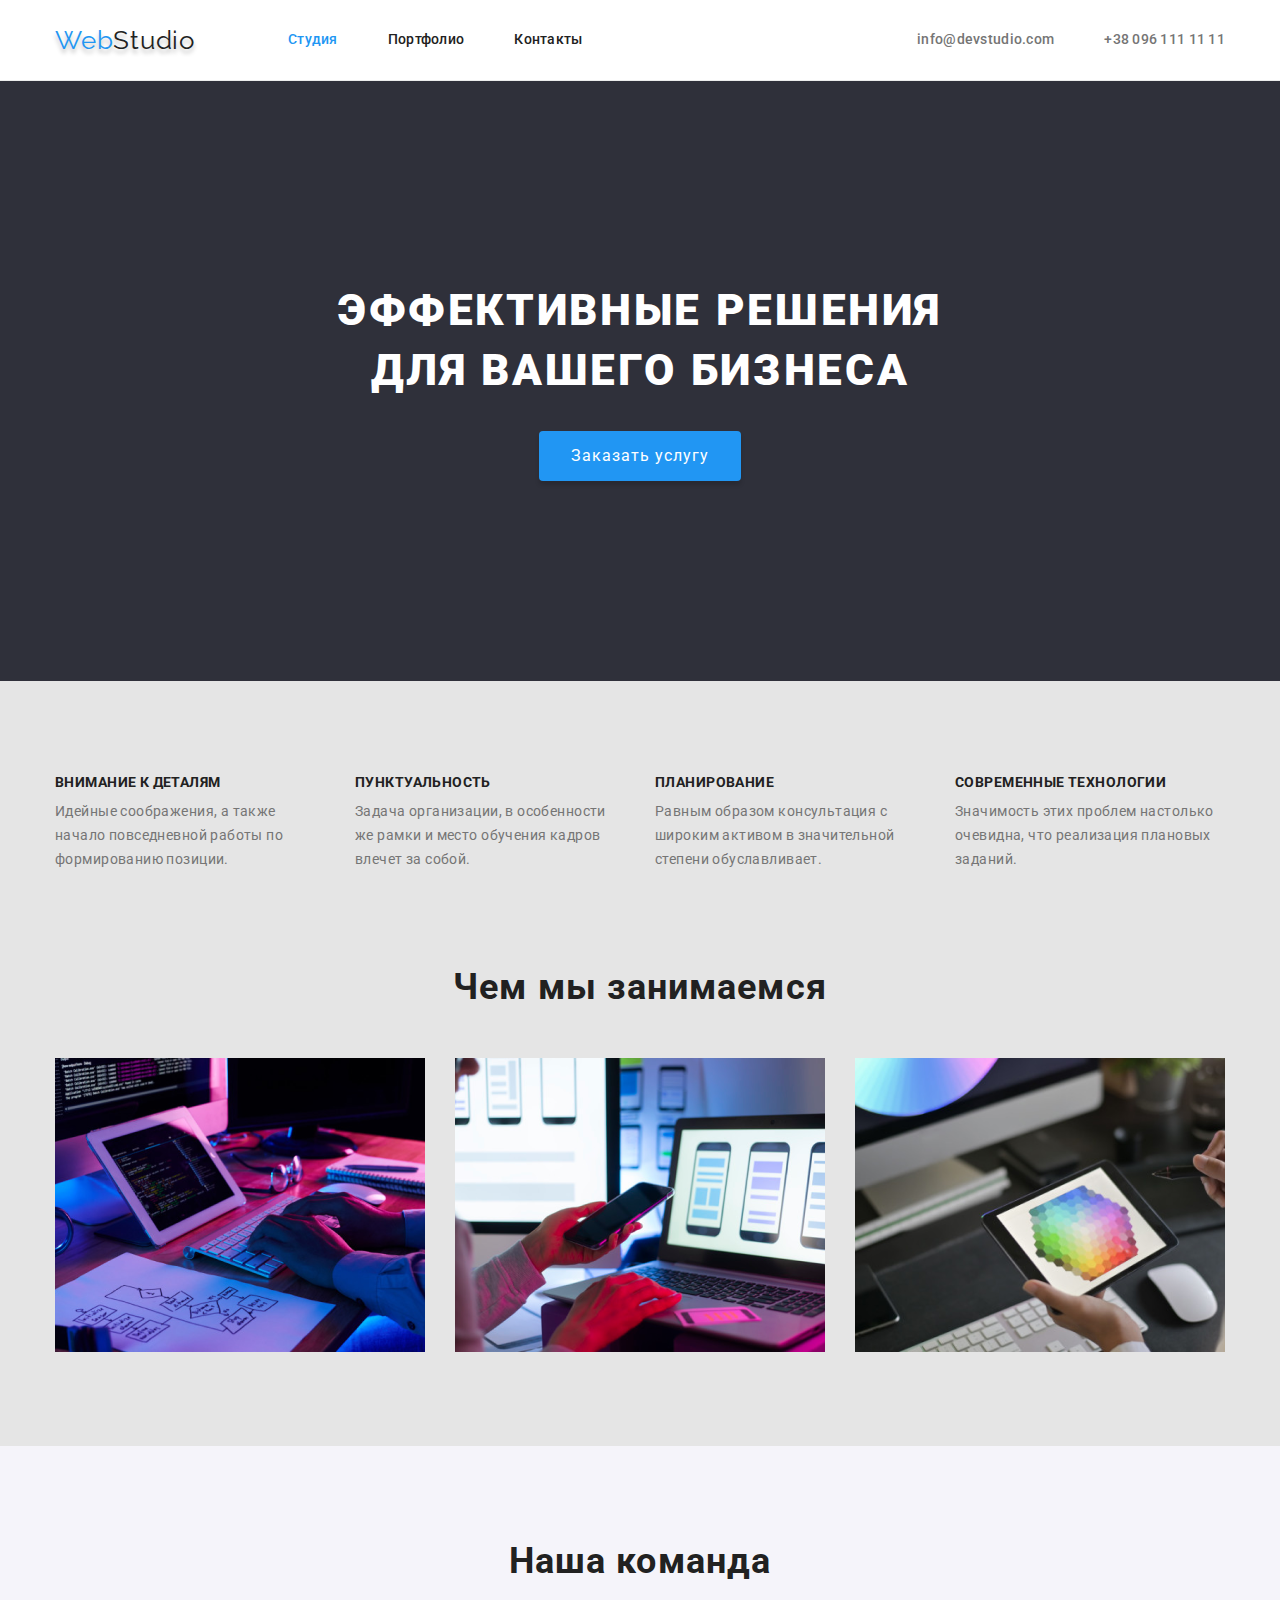
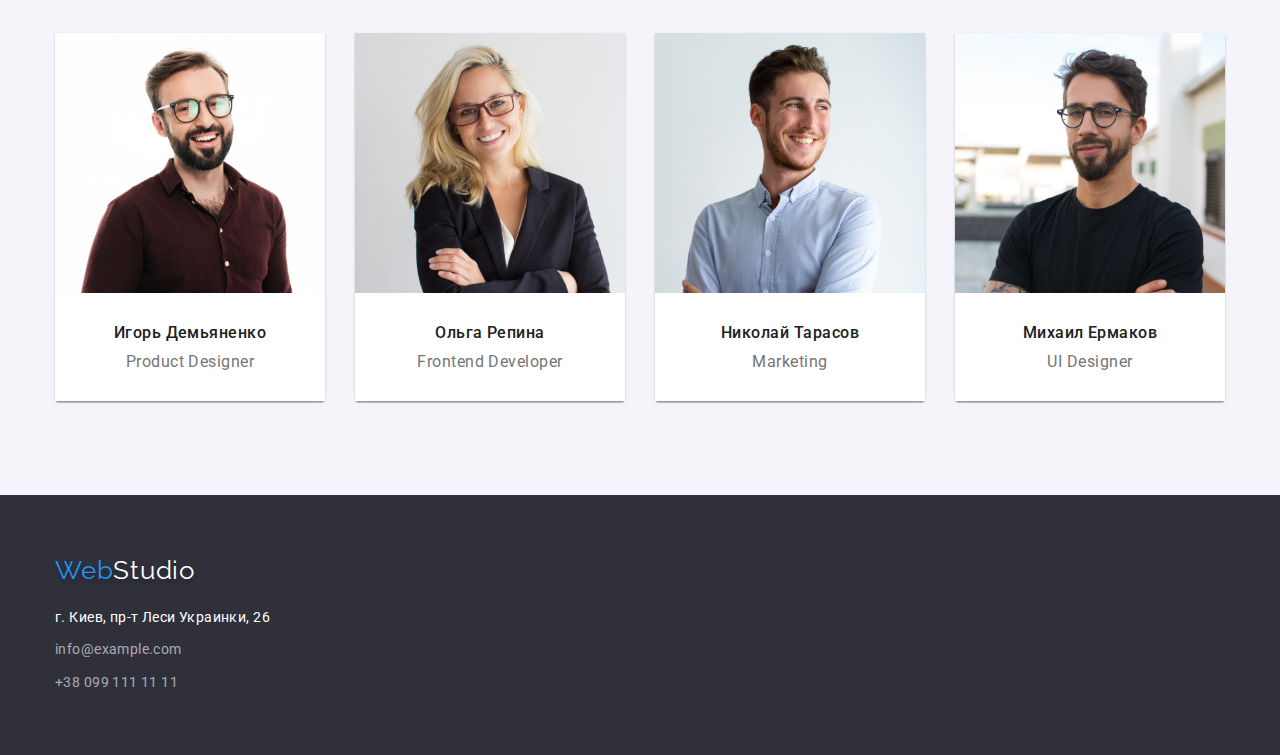
<file: index.html>
<!DOCTYPE html>
<html lang="ru">

<head>
    <meta charset="UTF-8">
    <meta name="viewport" content="width=device-width, initial-scale=1.0">
    <link href="https://fonts.googleapis.com/css2?family=Raleway:wght@700&family=Roboto:wght@400;500;700;900&display=swap"
        rel="stylesheet">
    <link rel="stylesheet" href="https://cdnjs.cloudflare.com/ajax/libs/modern-normalize/1.0.0/modern-normalize.min.css"/>
    <link rel="stylesheet" href="./css/styles.css">
    <title>Document</title>
</head>

<body>

    <!--Шапка страници-->
    <header class="rage-header">
        <div class="container header">
        <nav class="header">
            <a href="/" class="logo">Web<span class="logo-header">Studio</span></a>
            <ul class="site-nav list">
                <li class="item"><a href="#" class="link current">Студия</a></li>
                <li class="item"><a href="./portfolio.html" class="link">Портфолио</a></li>
                <li class="item"><a href="#" class="link">Контакты</a></li>
            </ul>
        </nav>
        <ul class="site-contact list">
            <li class="item"><a href="mailto:info@devstudio.com" class="link">info@devstudio.com</a></li>
            <li class="item"><a href="tel:+380961111111" class="link">+38 096 111 11 11</a></li>
        </ul>
        </div>
    </header>

    <main>
        <!--Герой страници-->
        <section class="hero">
            <div class="container">
                <h1 class="hero-tittle">ЭФФЕКТИВНЫЕ РЕШЕНИЯ <br/> ДЛЯ ВАШЕГО БИЗНЕСА</h1>
                <button type="button" class="button">Заказать услугу</button>
            </div>
        </section>

        <!--Постановка задач-->
        <section class="section task">
            <div class="container">   
            <h1 class="visually-hidden">Постановка задач</h1>
            <ul class="feature-list">
                <li class="feature-item">
                    <h3 class="tittle">Внимание к деталям</h3>
                    <p>Идейные соображения, а также начало повседневной работы по формированию позиции.</p>
                </li>
                <li class="feature-item">
                    <h3 class="tittle">Пунктуальность</h3>
                    <p>Задача организации, в особенности же рамки и место обучения кадров влечет за собой.</p>
                </li>
                <li class="feature-item">
                    <h3 class="tittle">Планирование</h3>
                    <p>Равным образом консультация с широким активом в значительной степени обуславливает.</p>
                </li>
                <li class="feature-item">
                    <h3 class="tittle">Современные технологии</h3>
                    <p>Значимость этих проблем настолько очевидна, что реализация плановых заданий.</p>
                </li>
            </ul>
            </div>
        </section>

        <!--Чем мы занимаемся-->
        <section class="section make">
            <div class="container">
            <h2 class="section-tittle work">Чем мы занимаемся</h2>
            <ul class="list" >
                <li class="make-item">
                    <img src="./image/doit/img-4.png" alt="Вводит код на компютере" width="370" />
                </li>
                <li class="make-item">
                    <img src="./image/doit/img-5.png" alt="смотрит макет и держит телефон" width="370" />
                </li>
                <li class="make-item">
                    <img src="./image/doit/img-6.png" alt="рисует на планшете" width="370" />
                </li>
            </ul>
            </div>
        </section>

        <!--Наша команда-->
        <section class="section-team"> 
            <div class="container">
            <h2 class="section-tittle team">Наша команда</h2>
            <ul class="team-list">
                <li class="team-item">
                    <img src="./image/img-3.jpg" alt="фото Игоря" width="270"/>
                    <div class="group">
                        <h3 class="tittle">Игорь Демьяненко</h3>
                        <p class="text">Product Designer</p>
                    </div>
                </li>
                <li class="team-item">
                    <img src="./image/img-2.jpg" alt="фото Ольги" width="270"/>
                    <div class="group">
                        <h3 class="tittle">Ольга Репина</h3>
                        <p class="text">Frontend Developer</p>
                    </div>
                </li>
                <li class="team-item">
                    <img src="./image/img-1.jpg" alt="фото Николая" width="270"/>
                    <div class="group">
                        <h3 class="tittle">Николай Тарасов</h3>
                        <p class="text">Marketing</p>
                    </div>
                </li>
                <li class="team-item">
                    <img src="./image/img.jpg" alt="фото Михаила" width="270"/>
                    <div class="group">
                        <h3 class="tittle">Михаил Ермаков</h3>
                        <p class="text">UI Designer</p>
                    </div>
                </li>
            </ul>
            </div>
        </section>
    </main>
    <!--Подвал страници-->
    <footer class="footer">
        <div class="container">
        <a href="/" class="logo down">Web<span class="logo-footer">Studio</span></a>
        <address class="tittle">
            г. Киев, пр-т Леси Украинки, 26
        </address>
            <div class="address-list">
                <div class="mail">
                    <a href="mailto:info@example.com" class="link">info@example.com</a>
                </div>
                <div class="tel">
                    <a href="tel:+380991111111" class="link">+38 099 111 11 11</a>
                </div>
            </div>
        </div>
    </footer>
</body>
</html>
</file>
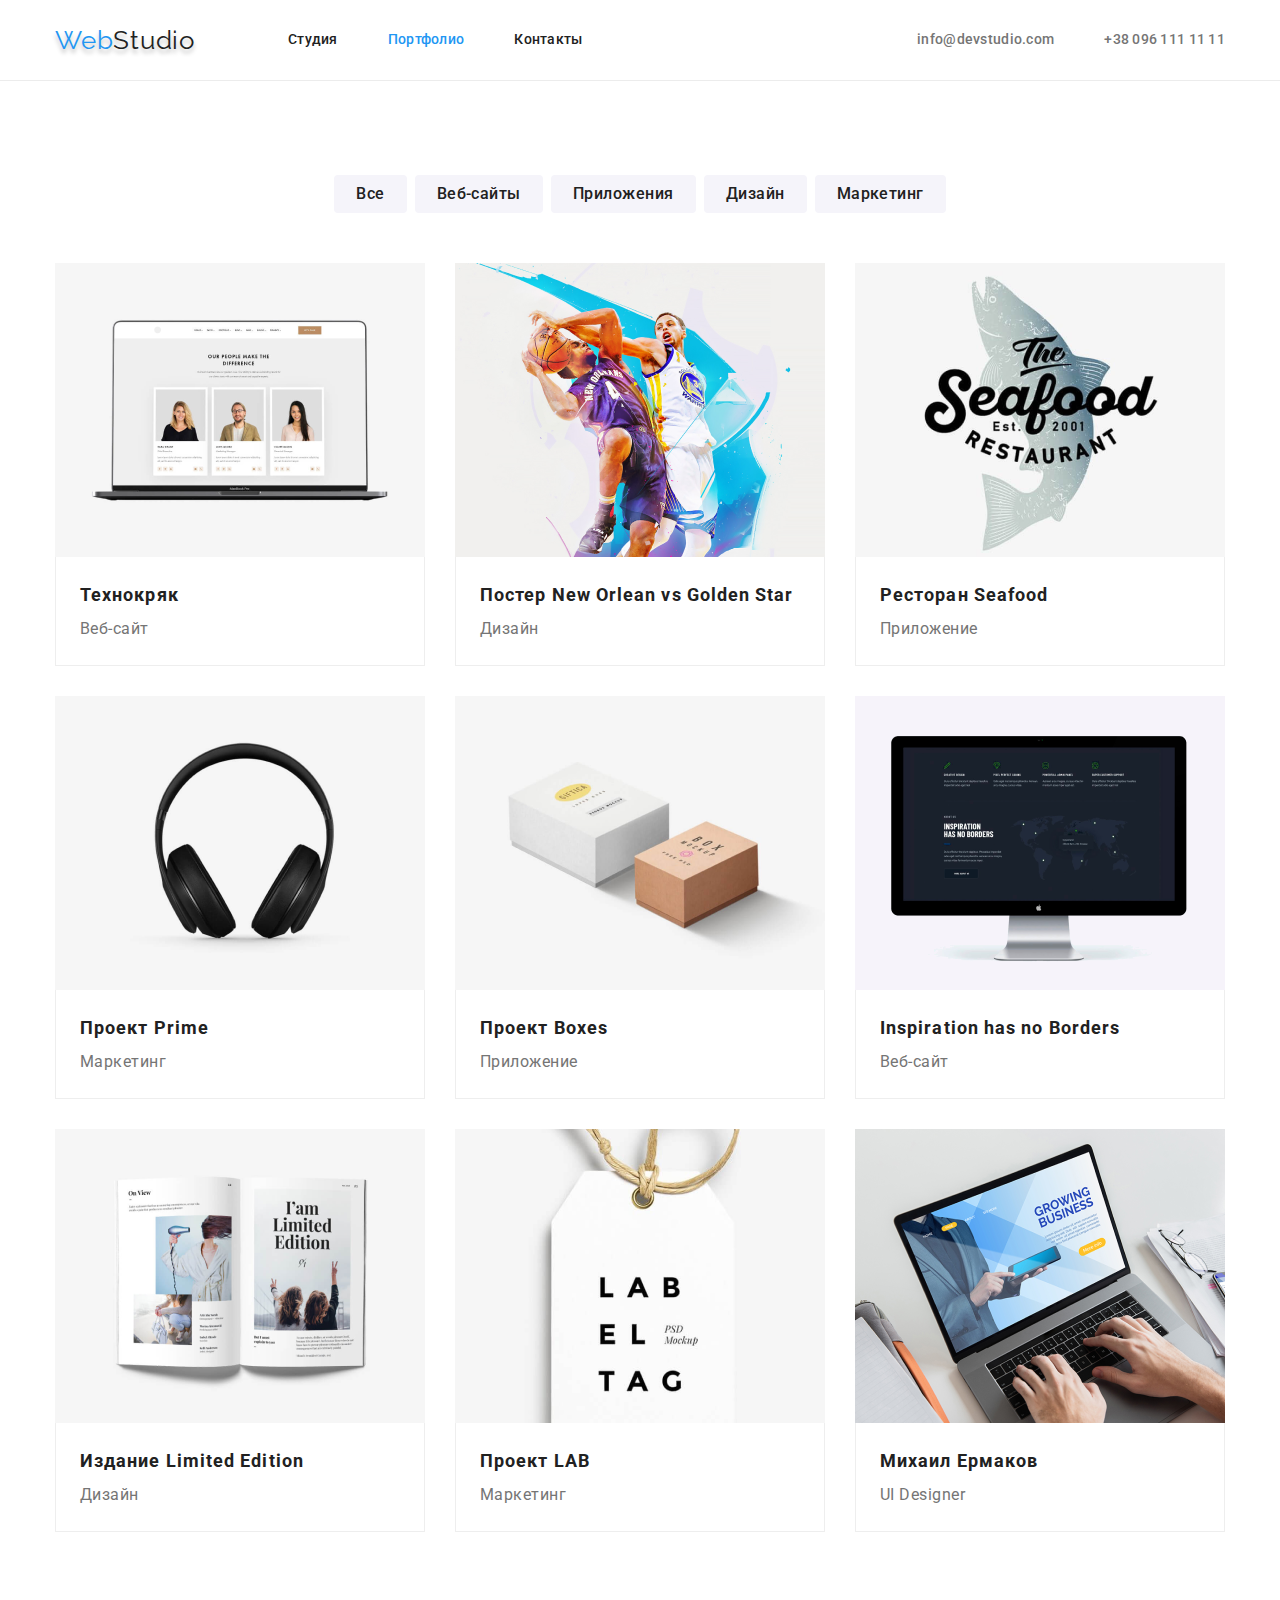
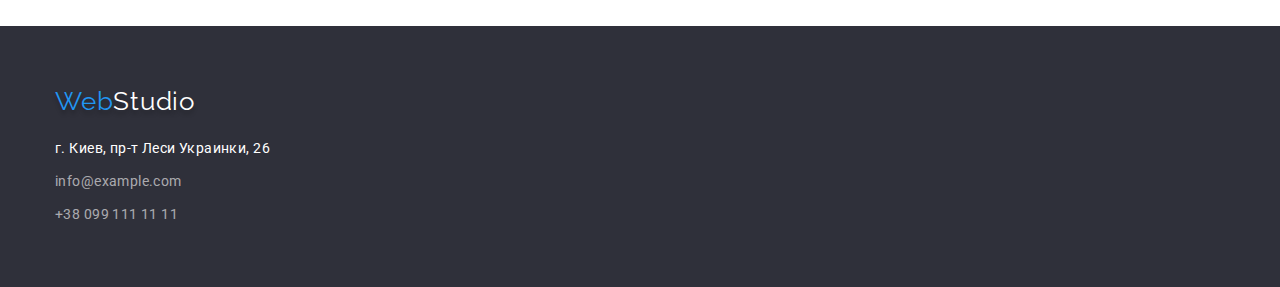
<file: portfolio.html>
<!DOCTYPE html>
<html lang="ru">

<head>
    <meta charset="UTF-8">
    <meta name="viewport" content="width=device-width, initial-scale=1.0">
    <link href="https://fonts.googleapis.com/css2?family=Raleway:wght@700&family=Roboto:wght@400;500;700;900&display=swap"
        rel="stylesheet">
    <link rel="stylesheet" href="https://cdnjs.cloudflare.com/ajax/libs/modern-normalize/1.0.0/modern-normalize.min.css" />
    <link rel="stylesheet" href="./css/styles.css">
    <title>Document</title>
</head>

<body>
    
    <!--Шапка страници-->
    <header class="rage-header">
        <div class="container header">
        <nav class="header">
            <a href="/" class="logo">Web<span class="logo-header">Studio</span></a>
            <ul class="site-nav list">
                <li class="item"><a href="./index.html" class="link">Студия</a></li>
                <li class="item"><a href="#" class="link current">Портфолио</a></li>
                <li class="item"><a href="#" class="link">Контакты</a></li>
            </ul>
        </nav>
        <ul class="site-contact list">
            <li class="item"><a href="mailto:info@devstudio.com" class="link">info@devstudio.com</a></li>
            <li class="item"><a href="tel:+380961111111" class="link">+38 096 111 11 11</a></li>
        </ul>
        </div>
    </header>

    
        <main>
            <!--Герой страници-->
            <section class="section portfolio">
                <div class="container">
                <h1 class="visually-hidden">Портфолио</h1>
                <ul class="buttons snap">
                    <li class="snap-item"><button type="button" class="click">Все</button></li>
                    <li class="snap-item"><button type="button" class="click">Веб-сайты</button></li>
                    <li class="snap-item"><button type="button" class="click">Приложения</button></li>
                    <li class="snap-item"><button type="button" class="click">Дизайн</button></li>
                    <li class="snap-item"><button type="button" class="click">Маркетинг</button></li>
                </ul>
            
                <ul class="section-tittle gallery">
                    <li class="collection">
                        <a href="#" class="picture">
                            <img src="./image/portfolio/img.png" alt="ноутбук с включеным Веб-сайтом" width="370" />
                            <div class="collection-tittle">
                                <h3 class="caption">Технокряк</h3>
                                <p class="rubric">Веб-сайт</p>
                            </div>
                        </a>
                    </li>
                    <li class="collection">
                        <a href="#" class="picture">
                            <img src="./image/portfolio/img-(1).png" alt="два баскетболисти" width="370" />
                            <div class="collection-tittle">
                                <h3 class="caption">Постер New Orlean vs Golden Star</h3>
                                <p class="rubric">Дизайн</p>
                            </div>
                        </a>
                    </li>
                    <li class="collection">
                        <a href="#" class="picture">
                            <img src="./image/portfolio/img-(2).png" alt="назва ресторана" width="370" />
                            <div class="collection-tittle">
                                <h3 class="caption">Ресторан Seafood</h3>
                                <p class="rubric">Приложение</p>
                            </div>
                        </a>
                    </li>
                    <li class="collection">
                        <a href="#" class="picture">
                            <img src="./image/portfolio/img-(3).png" alt="наушники" width="370" />
                            <div class="collection-tittle">
                                <h3 class="caption">Проект Prime</h3>
                                <p class="rubric">Маркетинг</p>
                            </div>
                        </a>
                    </li>
                    <li class="collection">
                        <a href="#" class="picture">
                            <img src="./image/portfolio/img-(4).png" alt="две коробки" width="370" />
                            <div class="collection-tittle">
                                <h3 class="caption">Проект Boxes</h3>
                                <p class="rubric">Приложение</p>
                            </div>
                        </a>
                    </li>
                    <li class="collection">
                        <a href="#" class="picture">
                            <img src="./image/portfolio/img-(5).png" alt="екран компютера" width="370" />
                            <div class="collection-tittle">
                                <h3 class="caption">Inspiration has no Borders</h3>
                                <p class="rubric">Веб-сайт</p>
                            </div>
                        </a>
                    </li>
                    <li class="collection">
                        <a href="#" class="picture">
                            <img src="./image/portfolio/img-(6).png" alt="журнал" width="370" />
                            <div class="collection-tittle">
                                <h3 class="caption">Издание Limited Edition</h3>
                                <p class="rubric">Дизайн</p>
                            </div>
                        </a>
                    </li>
                    <li class="collection">
                        <a href="#" class="picture">
                            <img src="./image/portfolio/img-(7).png" alt="значек с надписью" width="370" />
                            <div class="collection-tittle">
                                <h3 class="caption">Проект LAB</h3>
                                <p class="rubric">Маркетинг</p>
                            </div>
                        </a>
                    </li>
                    <li class="collection">
                        <a href="#" class="picture">
                            <img src="./image/portfolio/img-(8).png" alt="человек работает на ноутбуке" width="370" />
                            <div class="collection-tittle">
                                <h3 class="caption">Михаил Ермаков</h3>
                                <p class="rubric">UI Designer</p>
                            </div>
                        </a>
                    </li>
                </ul>
                </div>
            </section>
        </main>
    <!--Подвал страници-->
    <footer class="footer">
        <div class="container">
        <a href="/" class="logo down">Web<span class="logo-footer">Studio</span></a>
        <address class="tittle">
            г. Киев, пр-т Леси Украинки, 26
        </address>
            <div class="address-list">
                <div class="mail">
                    <a href="mailto:info@example.com" class="link">info@example.com</a>
                </div>
                <div class="tel">
                    <a href="tel:+380991111111" class="link">+38 099 111 11 11</a>
                </div>
            </div>
        </div>
    </footer>
</body>

</html>
</file>
<file: css/styles.css>
/* html {
  box-sizing: border-box;
} */

/* *::before,
*::after {
  box-sizing: inherit;
} */

:root {
  --primary-text-color: #757575;
  --tittle-text-color: #212121;
  --akcent-color: #2196f3;
  --primary-white-color: #ffffff;
  --background-white-color: #f5f4fa;
  --background-dark-color: #2f303a;
  --rgba-transparent-color: rgba(255, 255, 255, 0.6);
  --background-task-color: #e5e5e5;
}

body {
  margin: 0;
  background-color: var(--primary-white-color);
  color: var(--primary-text-color);
  font-family: Roboto, sans-serif;
}

p {
  color: var(--primary-text-color);
  font-weight: 400l;
  font-size: 14px;
  line-height: 1.71;
  letter-spacing: 0.03em;
  margin-top: 10px;
}

/* utilits */
.list {
  list-style: none;
  padding: 0;
  display: flex;
  margin: 0;
}

img {
  display: block;
}

p,
h1,
h2,
h3 {
  padding: 0;
  margin: 0;
}

.container {
  width: 1200px;
  padding-left: 15px;
  padding-right: 15px;
  margin: 0 auto;
  /* outline: 2px solid tomato; */
}

/* header */
.header {
  display: flex;
  align-items: center;
}

/* logo */
.logo {
  color: var(--akcent-color);
  text-decoration: none;
  font-family: Raleway;
  font-size: 26px;
  line-height: 1.19;
  letter-spacing: 0.03em;
  text-shadow: 0px 4px 4px rgba(0, 0, 0, 0.25);
}

.logo-header {
  color: var(--tittle-text-color);
}

.logo-footer {
  color: var(--primary-white-color);
}

.down {
  display: inline-block;
  margin-bottom: 20px;
}

/* site-nav */
.site-nav {
  display: flex;
  margin-left: 93px;
  margin-top: 0;
  margin-bottom: 0;
}

.site-nav .item:last-child {
  margin-right: 0;
}

.site-nav .item + .item {
  margin-left: 50px;
}

.site-nav .link {
  display: block;
  padding-top: 32px;
  padding-bottom: 32px;

  color: var(--tittle-text-color);
  text-decoration: none;
  font-weight: 500;
  font-size: 14px;
  line-height: 1.14;
  letter-spacing: 0.02em;
}

.site-nav .link:hover,
.site-nav .link:focus {
  color: var(--akcent-color);
}

.site-nav .link.current {
  color: var(--akcent-color);
}

.site-contact {
  display: flex;
  margin-left: auto;
  margin-top: 0;
  margin-bottom: 0;
}

.site-contact .item + .item {
  margin-left: 50px;
}

.site-contact .link {
  display: block;
  padding-top: 32px;
  padding-bottom: 32px;

  color: var(--primary-text-color);
  text-decoration: none;
  font-weight: 500;
  font-size: 14px;
  line-height: 1.14;
  letter-spacing: 0.02em;
}

.site-contact .link:hover,
.site-contact .link:focus {
  color: var(--akcent-color);
}

/* hero */
.hero {
  background: var(--background-dark-color);
  padding: 200px 0;
  text-align: center;
}

.hero-tittle {
  width: 696px;
  margin: 0 auto 30px;
  color: var(--primary-white-color);
  font-weight: 900;
  font-size: 44px;
  line-height: 1.36;
  letter-spacing: 0.06em;
}

/* features */
.feature-list {
  list-style: none;
  padding: 0;
  margin: 0;
  display: flex;
  align-items: center;
}

.task {
  background: var(--background-task-color);
  padding-top: 94px;
  padding-bottom: 94px;
}

.feature-item {
  width: 270px;
}

.feature-list .feature-item + .feature-item {
  margin-left: 30px;
}

.feature-list .tittle {
  color: var(--tittle-text-color);
  font-size: 14px;
  line-height: 1.14;
  text-transform: uppercase;
  letter-spacing: 0.03em;
  margin-bottom: 10px;
}

/* section */
.section-tittle {
  color: var(--tittle-text-color);
  font-weight: 700;
  font-size: 36px;
  line-height: 1.17;
  text-align: center;
  letter-spacing: 0.03em;
}

.make {
  background: var(--background-task-color);
  padding-bottom: 94px;
}

.section-tittle {
  list-style: none;
  padding: 0;
  margin: 0;
}

.work {
  margin-bottom: 50px;
}

.list .make-item + .make-item {
  margin-left: 30px;
}

/* team */
.team-list {
  list-style: none;
  padding: 0;
  margin: 0;
  display: flex;
}

.section-team {
  background: var(--background-white-color);
  padding-top: 94px;
  padding-bottom: 94px;
}

.team-list .tittle {
  color: var(--tittle-text-color);
  font-weight: 500;
  font-size: 16px;
  line-height: 1.19;
  text-align: center;
  letter-spacing: 0.03em;
}

.team-list .text {
  font-weight: 400;
  font-size: 16px;
  line-height: 1.19;
  text-align: center;
  letter-spacing: 0.03em;
}

.team-list .team-item + .team-item {
  margin-left: 30px;
}

.team {
  margin-bottom: 50px;
}

.team-item {
  border-radius: 0 0 4px 4px;
  box-shadow: 0px 1px 3px rgba(0, 0, 0, 0.12), 0px 1px 1px rgba(0, 0, 0, 0.14),
    0px 2px 1px rgba(0, 0, 0, 0.2);
}

.group {
  padding-top: 30px;
  padding-bottom: 30px;
  text-align: center;
  background-color: var(--primary-white-color);
}

.tittle {
  margin-bottom: 10px;
}

/* batton */
.buttons {
  list-style: none;
  padding: 0;
  margin: 0;
}

.button {
  display: inline-block;
  border-radius: 4px;
  padding: 10px 32px;
  min-width: 200px;
  align-items: center;

  border-style: none;
  color: var(--primary-white-color);
  background-color: var(--akcent-color);
  box-shadow: 0px 4px 4px rgba(0, 0, 0, 0.15);
  font-size: 16px;
  line-height: 1.87;
  text-align: center;
  letter-spacing: 0.06em;
  cursor: pointer;
}

.click {
  background: var(--background-white-color);
  color: var(--tittle-text-color);
  font-weight: 500;
  font-size: 16px;
  line-height: 1.63;
  letter-spacing: 0.03em;
  text-align: center;
  display: inline-block;
  border-style: none;
  border-radius: 4px;
  padding: 6px 22px;
  cursor: pointer;
  outline: transparent;
}

.click:hover,
.click:focus {
  color: var(--primary-white-color);
  background-color: var(--akcent-color);
  font-weight: 500;
  font-size: 16px;
  line-height: 1.62;
  text-align: center;
  letter-spacing: 0.03em;
}

.snap {
  display: flex;
  margin: 0 auto 50px;
  justify-content: center;
}

.snap .snap-item + .snap-item {
  margin-left: 8px;
}

/* hero portfolio */
.rage-header {
  border-bottom: 1px;
  border-bottom-style: solid;
  border-bottom-color: #ececec;
}

.section-tittle .caption {
  color: var(--tittle-text-color);
  font-weight: 700;
  font-size: 18px;
  line-height: 2;
  letter-spacing: 0.06em;
}

.picture {
  text-decoration: none;
}

.section-tittle .rubric {
  font-weight: 400;
  font-size: 16px;
  line-height: 2;
  letter-spacing: 0.03em;
}
.portfolio {
  padding-top: 94px;
  padding-bottom: 94px;
}

.gallery {
  display: flex;
  flex-wrap: wrap;
}

.collection {
  box-sizing: border-box;
  margin-right: 30px;
  margin-bottom: 30px;
}

.collection:nth-child(3n) {
  margin-right: 0;
}

.collection:nth-last-child(-n + 3) {
  margin-bottom: 0;
}

.collection-tittle {
  padding: 20px 24px;
  border-right: 1px solid #eeeeee;
  border-bottom: 1px solid #eeeeee;
  border-left: 1px solid #eeeeee;
  text-align: start;
}

/* footer */
.footer {
  background: var(--background-dark-color);
  padding-top: 60px;
  padding-bottom: 60px;
}

.footer .tittle {
  width: 231px;
  color: var(--primary-white-color);
  font-style: inherit;
  font-weight: 400;
  font-size: 14px;
  line-height: 1.71;
  letter-spacing: 0.03em;
  margin-bottom: 9px;
}

.address-list {
  list-style: none;
  padding: 0;
  margin: 0;
}

.address-list .link {
  width: 231px;
  color: var(--rgba-transparent-color);
  text-decoration: none;
  font-weight: 400;
  font-size: 14px;
  line-height: 1.71;
  letter-spacing: 0.03em;
  margin-bottom: 9px;
}

.mail {
  margin-bottom: 9px;
}

/* invisible */
.visually-hidden {
  position: absolute;
  width: 1px;
  height: 1px;
  margin: -1px;
  clip: rect(0 0 0 0);
}
</file>
